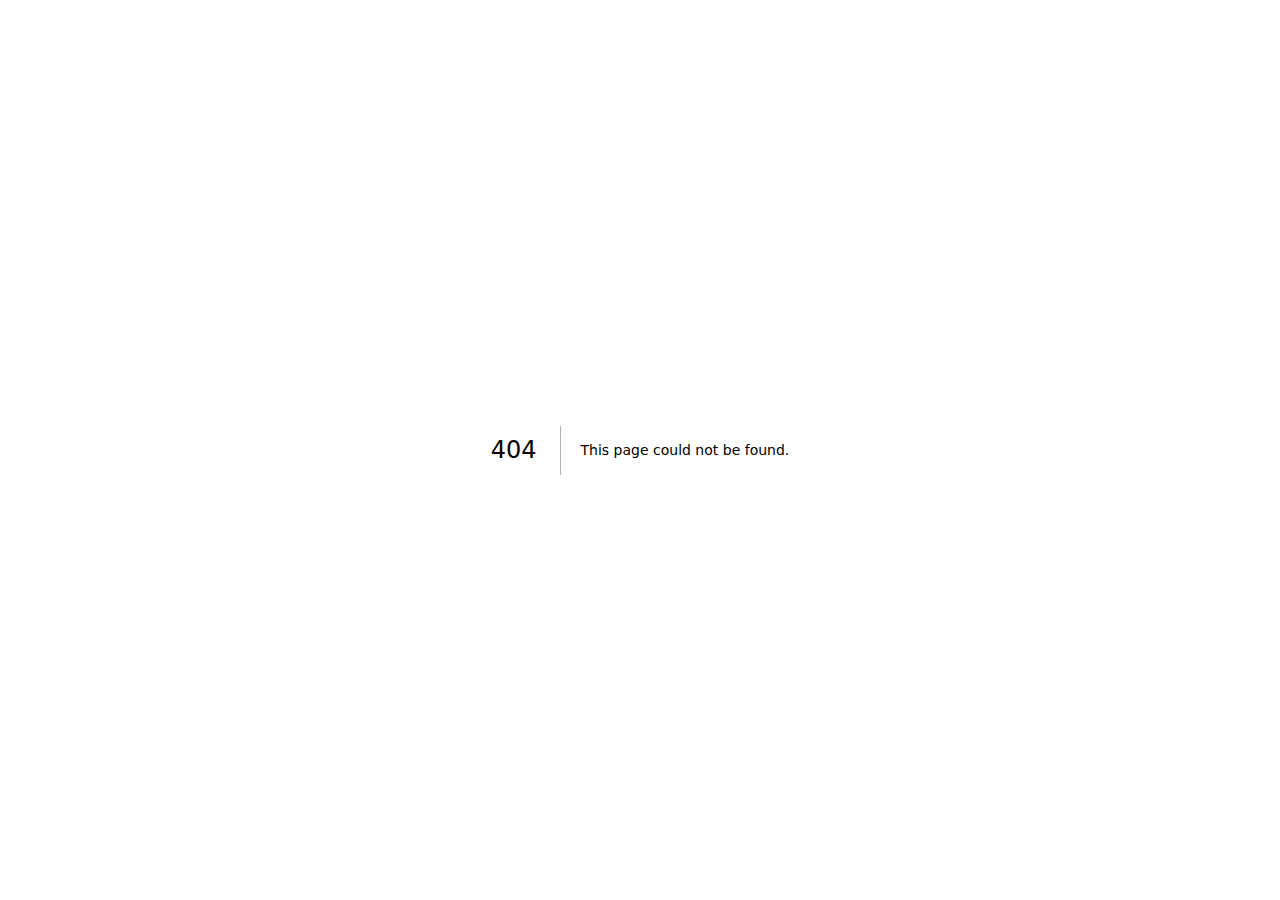
<file: 404/index.html>
<!DOCTYPE html><html lang="sl" class="__variable_5cfdac __variable_9a8899"><head><meta charSet="utf-8"/><meta name="viewport" content="width=device-width, initial-scale=1"/><link rel="preload" href="/_next/static/media/569ce4b8f30dc480-s.p.woff2" as="font" crossorigin="" type="font/woff2"/><link rel="preload" href="/_next/static/media/93f479601ee12b01-s.p.woff2" as="font" crossorigin="" type="font/woff2"/><link rel="stylesheet" href="/_next/static/css/b85c9fd22956f8d6.css" data-precedence="next"/><link rel="preload" as="script" fetchPriority="low" href="/_next/static/chunks/webpack-29ebadaebe2fcb3f.js"/><script src="/_next/static/chunks/4bd1b696-7b9071663a568a36.js" async=""></script><script src="/_next/static/chunks/684-33a6c65e6f6bcafe.js" async=""></script><script src="/_next/static/chunks/main-app-73e151447c07338f.js" async=""></script><script src="/_next/static/chunks/280-1fce346c5c3131fe.js" async=""></script><script src="/_next/static/chunks/app/layout-ed6f11b9d0862d67.js" async=""></script><meta name="robots" content="noindex"/><meta name="next-size-adjust" content=""/><title>404: This page could not be found.</title><title>Sakura BTC - Avtentična japonska restavracija v Sloveniji</title><meta name="description" content="Doživite avtentično japonsko kuhinjo v Sakura BTC. Rezervirajte mizo za okusne sushi, ramen in tradicionalne jedi v Ljubljani, Slovenija."/><script>document.querySelectorAll('body link[rel="icon"], body link[rel="apple-touch-icon"]').forEach(el => document.head.appendChild(el))</script><script src="/_next/static/chunks/polyfills-42372ed130431b0a.js" noModule=""></script></head><body class="antialiased"><div class="antialiased"><div style="font-family:system-ui,&quot;Segoe UI&quot;,Roboto,Helvetica,Arial,sans-serif,&quot;Apple Color Emoji&quot;,&quot;Segoe UI Emoji&quot;;height:100vh;text-align:center;display:flex;flex-direction:column;align-items:center;justify-content:center"><div><style>body{color:#000;background:#fff;margin:0}.next-error-h1{border-right:1px solid rgba(0,0,0,.3)}@media (prefers-color-scheme:dark){body{color:#fff;background:#000}.next-error-h1{border-right:1px solid rgba(255,255,255,.3)}}</style><h1 class="next-error-h1" style="display:inline-block;margin:0 20px 0 0;padding:0 23px 0 0;font-size:24px;font-weight:500;vertical-align:top;line-height:49px">404</h1><div style="display:inline-block"><h2 style="font-size:14px;font-weight:400;line-height:49px;margin:0">This page could not be found.</h2></div></div></div><!--$--><!--/$--><!--$--><!--/$--></div><script src="/_next/static/chunks/webpack-29ebadaebe2fcb3f.js" async=""></script><script>(self.__next_f=self.__next_f||[]).push([0])</script><script>self.__next_f.push([1,"1:\"$Sreact.fragment\"\n2:I[5476,[\"280\",\"static/chunks/280-1fce346c5c3131fe.js\",\"177\",\"static/chunks/app/layout-ed6f11b9d0862d67.js\"],\"default\"]\n3:I[7555,[],\"\"]\n4:I[1295,[],\"\"]\n5:I[9665,[],\"MetadataBoundary\"]\n7:I[9665,[],\"OutletBoundary\"]\na:I[4911,[],\"AsyncMetadataOutlet\"]\nc:I[9665,[],\"ViewportBoundary\"]\ne:I[6614,[],\"\"]\n:HL[\"/_next/static/media/569ce4b8f30dc480-s.p.woff2\",\"font\",{\"crossOrigin\":\"\",\"type\":\"font/woff2\"}]\n:HL[\"/_next/static/media/93f479601ee12b01-s.p.woff2\",\"font\",{\"crossOrigin\":\"\",\"type\":\"font/woff2\"}]\n:HL[\"/_next/static/css/b85c9fd22956f8d6.css\",\"style\"]\n"])</script><script>self.__next_f.push([1,"0:{\"P\":null,\"b\":\"yriZRATxk82c4bheGkZKW\",\"p\":\"\",\"c\":[\"\",\"_not-found\",\"\"],\"i\":false,\"f\":[[[\"\",{\"children\":[\"/_not-found\",{\"children\":[\"__PAGE__\",{}]}]},\"$undefined\",\"$undefined\",true],[\"\",[\"$\",\"$1\",\"c\",{\"children\":[[[\"$\",\"link\",\"0\",{\"rel\":\"stylesheet\",\"href\":\"/_next/static/css/b85c9fd22956f8d6.css\",\"precedence\":\"next\",\"crossOrigin\":\"$undefined\",\"nonce\":\"$undefined\"}]],[\"$\",\"html\",null,{\"lang\":\"sl\",\"className\":\"__variable_5cfdac __variable_9a8899\",\"children\":[\"$\",\"body\",null,{\"suppressHydrationWarning\":true,\"className\":\"antialiased\",\"children\":[\"$\",\"$L2\",null,{\"children\":[\"$\",\"$L3\",null,{\"parallelRouterKey\":\"children\",\"error\":\"$undefined\",\"errorStyles\":\"$undefined\",\"errorScripts\":\"$undefined\",\"template\":[\"$\",\"$L4\",null,{}],\"templateStyles\":\"$undefined\",\"templateScripts\":\"$undefined\",\"notFound\":[[[\"$\",\"title\",null,{\"children\":\"404: This page could not be found.\"}],[\"$\",\"div\",null,{\"style\":{\"fontFamily\":\"system-ui,\\\"Segoe UI\\\",Roboto,Helvetica,Arial,sans-serif,\\\"Apple Color Emoji\\\",\\\"Segoe UI Emoji\\\"\",\"height\":\"100vh\",\"textAlign\":\"center\",\"display\":\"flex\",\"flexDirection\":\"column\",\"alignItems\":\"center\",\"justifyContent\":\"center\"},\"children\":[\"$\",\"div\",null,{\"children\":[[\"$\",\"style\",null,{\"dangerouslySetInnerHTML\":{\"__html\":\"body{color:#000;background:#fff;margin:0}.next-error-h1{border-right:1px solid rgba(0,0,0,.3)}@media (prefers-color-scheme:dark){body{color:#fff;background:#000}.next-error-h1{border-right:1px solid rgba(255,255,255,.3)}}\"}}],[\"$\",\"h1\",null,{\"className\":\"next-error-h1\",\"style\":{\"display\":\"inline-block\",\"margin\":\"0 20px 0 0\",\"padding\":\"0 23px 0 0\",\"fontSize\":24,\"fontWeight\":500,\"verticalAlign\":\"top\",\"lineHeight\":\"49px\"},\"children\":404}],[\"$\",\"div\",null,{\"style\":{\"display\":\"inline-block\"},\"children\":[\"$\",\"h2\",null,{\"style\":{\"fontSize\":14,\"fontWeight\":400,\"lineHeight\":\"49px\",\"margin\":0},\"children\":\"This page could not be found.\"}]}]]}]}]],[]],\"forbidden\":\"$undefined\",\"unauthorized\":\"$undefined\"}]}]}]}]]}],{\"children\":[\"/_not-found\",[\"$\",\"$1\",\"c\",{\"children\":[null,[\"$\",\"$L3\",null,{\"parallelRouterKey\":\"children\",\"error\":\"$undefined\",\"errorStyles\":\"$undefined\",\"errorScripts\":\"$undefined\",\"template\":[\"$\",\"$L4\",null,{}],\"templateStyles\":\"$undefined\",\"templateScripts\":\"$undefined\",\"notFound\":\"$undefined\",\"forbidden\":\"$undefined\",\"unauthorized\":\"$undefined\"}]]}],{\"children\":[\"__PAGE__\",[\"$\",\"$1\",\"c\",{\"children\":[[[\"$\",\"title\",null,{\"children\":\"404: This page could not be found.\"}],[\"$\",\"div\",null,{\"style\":\"$0:f:0:1:1:props:children:1:props:children:props:children:props:children:props:notFound:0:1:props:style\",\"children\":[\"$\",\"div\",null,{\"children\":[[\"$\",\"style\",null,{\"dangerouslySetInnerHTML\":{\"__html\":\"body{color:#000;background:#fff;margin:0}.next-error-h1{border-right:1px solid rgba(0,0,0,.3)}@media (prefers-color-scheme:dark){body{color:#fff;background:#000}.next-error-h1{border-right:1px solid rgba(255,255,255,.3)}}\"}}],[\"$\",\"h1\",null,{\"className\":\"next-error-h1\",\"style\":\"$0:f:0:1:1:props:children:1:props:children:props:children:props:children:props:notFound:0:1:props:children:props:children:1:props:style\",\"children\":404}],[\"$\",\"div\",null,{\"style\":\"$0:f:0:1:1:props:children:1:props:children:props:children:props:children:props:notFound:0:1:props:children:props:children:2:props:style\",\"children\":[\"$\",\"h2\",null,{\"style\":\"$0:f:0:1:1:props:children:1:props:children:props:children:props:children:props:notFound:0:1:props:children:props:children:2:props:children:props:style\",\"children\":\"This page could not be found.\"}]}]]}]}]],[\"$\",\"$L5\",null,{\"children\":\"$L6\"}],null,[\"$\",\"$L7\",null,{\"children\":[\"$L8\",\"$L9\",[\"$\",\"$La\",null,{\"promise\":\"$@b\"}]]}]]}],{},null,false]},null,false]},null,false],[\"$\",\"$1\",\"h\",{\"children\":[[\"$\",\"meta\",null,{\"name\":\"robots\",\"content\":\"noindex\"}],[\"$\",\"$1\",\"28bXuNQ57bGUKt0X7zxK0\",{\"children\":[[\"$\",\"$Lc\",null,{\"children\":\"$Ld\"}],[\"$\",\"meta\",null,{\"name\":\"next-size-adjust\",\"content\":\"\"}]]}],null]}],false]],\"m\":\"$undefined\",\"G\":[\"$e\",\"$undefined\"],\"s\":false,\"S\":true}\n"])</script><script>self.__next_f.push([1,"f:\"$Sreact.suspense\"\n10:I[4911,[],\"AsyncMetadata\"]\n6:[\"$\",\"$f\",null,{\"fallback\":null,\"children\":[\"$\",\"$L10\",null,{\"promise\":\"$@11\"}]}]\n"])</script><script>self.__next_f.push([1,"9:null\n"])</script><script>self.__next_f.push([1,"d:[[\"$\",\"meta\",\"0\",{\"charSet\":\"utf-8\"}],[\"$\",\"meta\",\"1\",{\"name\":\"viewport\",\"content\":\"width=device-width, initial-scale=1\"}]]\n8:null\n"])</script><script>self.__next_f.push([1,"11:{\"metadata\":[[\"$\",\"title\",\"0\",{\"children\":\"Sakura BTC - Avtentična japonska restavracija v Sloveniji\"}],[\"$\",\"meta\",\"1\",{\"name\":\"description\",\"content\":\"Doživite avtentično japonsko kuhinjo v Sakura BTC. Rezervirajte mizo za okusne sushi, ramen in tradicionalne jedi v Ljubljani, Slovenija.\"}]],\"error\":null,\"digest\":\"$undefined\"}\nb:{\"metadata\":\"$11:metadata\",\"error\":null,\"digest\":\"$undefined\"}\n"])</script></body></html>
</file>
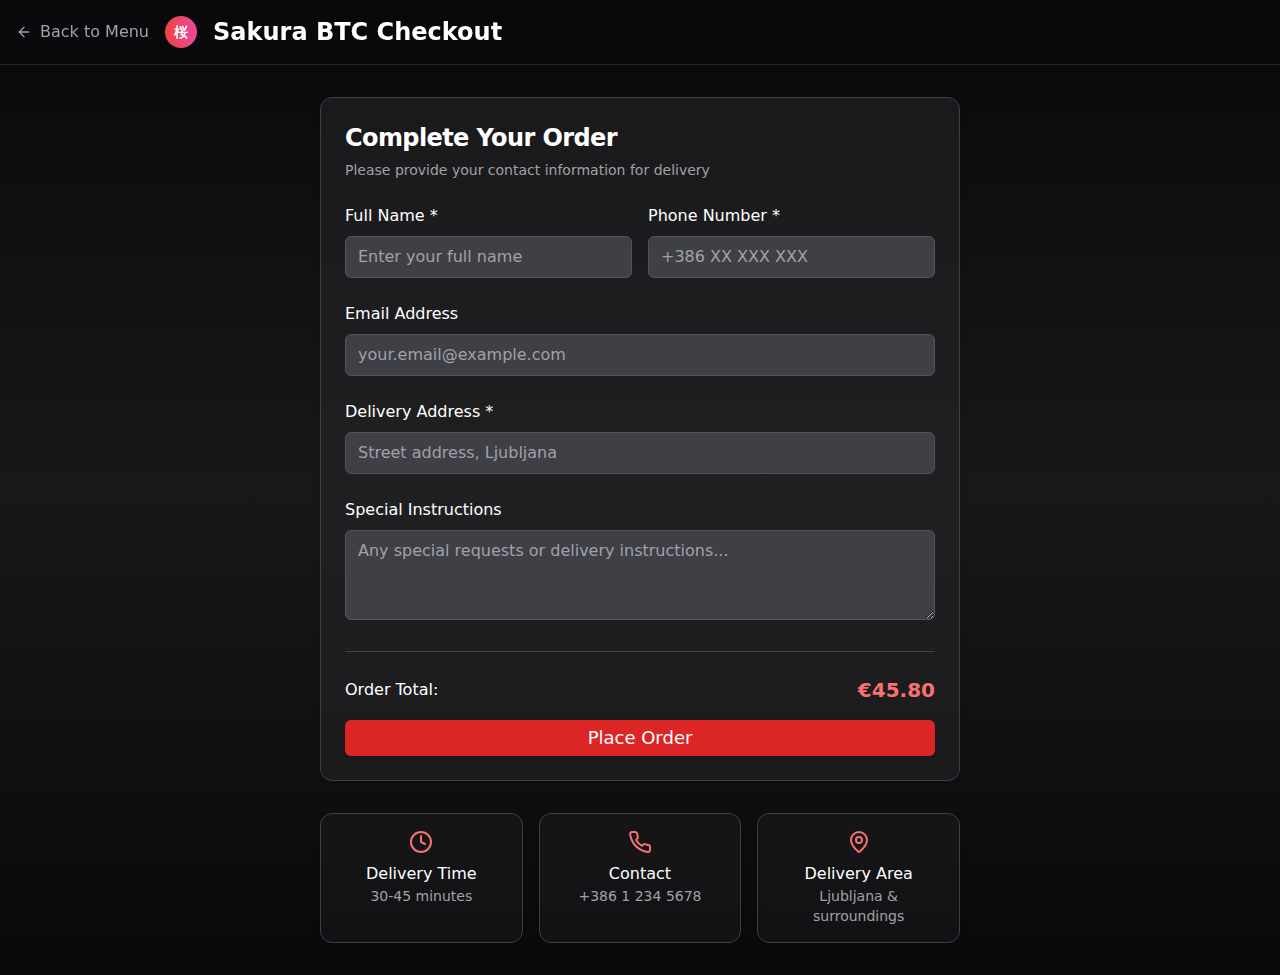
<file: checkout/index.html>
<!DOCTYPE html><html lang="sl" class="__variable_5cfdac __variable_9a8899"><head><meta charSet="utf-8"/><meta name="viewport" content="width=device-width, initial-scale=1"/><link rel="preload" href="/_next/static/media/569ce4b8f30dc480-s.p.woff2" as="font" crossorigin="" type="font/woff2"/><link rel="preload" href="/_next/static/media/93f479601ee12b01-s.p.woff2" as="font" crossorigin="" type="font/woff2"/><link rel="stylesheet" href="/_next/static/css/b85c9fd22956f8d6.css" data-precedence="next"/><link rel="preload" as="script" fetchPriority="low" href="/_next/static/chunks/webpack-29ebadaebe2fcb3f.js"/><script src="/_next/static/chunks/4bd1b696-7b9071663a568a36.js" async=""></script><script src="/_next/static/chunks/684-33a6c65e6f6bcafe.js" async=""></script><script src="/_next/static/chunks/main-app-73e151447c07338f.js" async=""></script><script src="/_next/static/chunks/280-1fce346c5c3131fe.js" async=""></script><script src="/_next/static/chunks/app/layout-ed6f11b9d0862d67.js" async=""></script><script src="/_next/static/chunks/874-5d82fb8b47a7432e.js" async=""></script><script src="/_next/static/chunks/578-e6570a652847c050.js" async=""></script><script src="/_next/static/chunks/app/checkout/page-7fa261e82c2e861e.js" async=""></script><meta name="next-size-adjust" content=""/><title>Sakura BTC - Avtentična japonska restavracija v Sloveniji</title><meta name="description" content="Doživite avtentično japonsko kuhinjo v Sakura BTC. Rezervirajte mizo za okusne sushi, ramen in tradicionalne jedi v Ljubljani, Slovenija."/><script>document.querySelectorAll('body link[rel="icon"], body link[rel="apple-touch-icon"]').forEach(el => document.head.appendChild(el))</script><script src="/_next/static/chunks/polyfills-42372ed130431b0a.js" noModule=""></script></head><body class="antialiased"><div class="antialiased"><div class="min-h-screen bg-gradient-to-b from-zinc-950 via-zinc-900 to-zinc-950"><header class="border-b border-zinc-800 bg-zinc-950/80 backdrop-blur-sm sticky top-0 z-50"><div class="container mx-auto px-4 py-4 flex items-center justify-between"><div class="flex items-center space-x-4"><a class="flex items-center space-x-2 text-zinc-400 hover:text-white transition-colors" href="/menu/"><svg xmlns="http://www.w3.org/2000/svg" width="24" height="24" viewBox="0 0 24 24" fill="none" stroke="currentColor" stroke-width="2" stroke-linecap="round" stroke-linejoin="round" class="lucide lucide-arrow-left w-4 h-4"><path d="m12 19-7-7 7-7"></path><path d="M19 12H5"></path></svg><span>Back to Menu</span></a><div class="w-8 h-8 bg-gradient-to-r from-red-500 to-pink-500 rounded-full flex items-center justify-center"><span class="text-white font-bold text-sm">桜</span></div><h1 class="text-2xl font-bold text-white">Sakura BTC Checkout</h1></div></div></header><div class="container mx-auto px-4 py-8 max-w-2xl"><div class="rounded-xl border text-card-foreground shadow bg-zinc-800/50 border-zinc-700"><div class="flex flex-col space-y-1.5 p-6"><div class="font-semibold tracking-tight text-white text-2xl">Complete Your Order</div><div class="text-sm text-zinc-400">Please provide your contact information for delivery</div></div><div class="p-6 pt-0"><form class="space-y-6"><div class="grid md:grid-cols-2 gap-4"><div><label class="block text-white font-medium mb-2">Full Name *</label><input type="text" required="" class="w-full px-3 py-2 bg-zinc-700 border border-zinc-600 rounded-md text-white placeholder-zinc-400 focus:outline-none focus:ring-2 focus:ring-red-500 focus:border-transparent" placeholder="Enter your full name" name="name" value=""/></div><div><label class="block text-white font-medium mb-2">Phone Number *</label><input type="tel" required="" class="w-full px-3 py-2 bg-zinc-700 border border-zinc-600 rounded-md text-white placeholder-zinc-400 focus:outline-none focus:ring-2 focus:ring-red-500 focus:border-transparent" placeholder="+386 XX XXX XXX" name="phone" value=""/></div></div><div><label class="block text-white font-medium mb-2">Email Address</label><input type="email" class="w-full px-3 py-2 bg-zinc-700 border border-zinc-600 rounded-md text-white placeholder-zinc-400 focus:outline-none focus:ring-2 focus:ring-red-500 focus:border-transparent" placeholder="your.email@example.com" name="email" value=""/></div><div><label class="block text-white font-medium mb-2">Delivery Address *</label><input type="text" required="" class="w-full px-3 py-2 bg-zinc-700 border border-zinc-600 rounded-md text-white placeholder-zinc-400 focus:outline-none focus:ring-2 focus:ring-red-500 focus:border-transparent" placeholder="Street address, Ljubljana" name="address" value=""/></div><div><label class="block text-white font-medium mb-2">Special Instructions</label><textarea name="notes" rows="3" class="w-full px-3 py-2 bg-zinc-700 border border-zinc-600 rounded-md text-white placeholder-zinc-400 focus:outline-none focus:ring-2 focus:ring-red-500 focus:border-transparent" placeholder="Any special requests or delivery instructions..."></textarea></div><div class="border-t border-zinc-700 pt-6"><div class="flex justify-between items-center mb-4"><span class="text-white font-medium">Order Total:</span><span class="text-red-400 font-bold text-xl">€45.80</span></div><button class="inline-flex items-center justify-center gap-2 whitespace-nowrap rounded-md transition-colors focus-visible:outline-none focus-visible:ring-1 focus-visible:ring-ring disabled:pointer-events-none disabled:opacity-50 [&amp;_svg]:pointer-events-none [&amp;_svg]:size-4 [&amp;_svg]:shrink-0 shadow h-9 px-4 w-full bg-red-600 hover:bg-red-700 text-white font-medium py-3 text-lg" type="submit">Place Order</button></div></form></div></div><div class="mt-8 grid md:grid-cols-3 gap-4"><div class="rounded-xl border text-card-foreground shadow bg-zinc-800/30 border-zinc-700"><div class="p-4 text-center"><svg xmlns="http://www.w3.org/2000/svg" width="24" height="24" viewBox="0 0 24 24" fill="none" stroke="currentColor" stroke-width="2" stroke-linecap="round" stroke-linejoin="round" class="lucide lucide-clock w-6 h-6 text-red-400 mx-auto mb-2"><circle cx="12" cy="12" r="10"></circle><polyline points="12 6 12 12 16 14"></polyline></svg><p class="text-white font-medium">Delivery Time</p><p class="text-zinc-400 text-sm">30-45 minutes</p></div></div><div class="rounded-xl border text-card-foreground shadow bg-zinc-800/30 border-zinc-700"><div class="p-4 text-center"><svg xmlns="http://www.w3.org/2000/svg" width="24" height="24" viewBox="0 0 24 24" fill="none" stroke="currentColor" stroke-width="2" stroke-linecap="round" stroke-linejoin="round" class="lucide lucide-phone w-6 h-6 text-red-400 mx-auto mb-2"><path d="M22 16.92v3a2 2 0 0 1-2.18 2 19.79 19.79 0 0 1-8.63-3.07 19.5 19.5 0 0 1-6-6 19.79 19.79 0 0 1-3.07-8.67A2 2 0 0 1 4.11 2h3a2 2 0 0 1 2 1.72 12.84 12.84 0 0 0 .7 2.81 2 2 0 0 1-.45 2.11L8.09 9.91a16 16 0 0 0 6 6l1.27-1.27a2 2 0 0 1 2.11-.45 12.84 12.84 0 0 0 2.81.7A2 2 0 0 1 22 16.92z"></path></svg><p class="text-white font-medium">Contact</p><p class="text-zinc-400 text-sm">+386 1 234 5678</p></div></div><div class="rounded-xl border text-card-foreground shadow bg-zinc-800/30 border-zinc-700"><div class="p-4 text-center"><svg xmlns="http://www.w3.org/2000/svg" width="24" height="24" viewBox="0 0 24 24" fill="none" stroke="currentColor" stroke-width="2" stroke-linecap="round" stroke-linejoin="round" class="lucide lucide-map-pin w-6 h-6 text-red-400 mx-auto mb-2"><path d="M20 10c0 4.993-5.539 10.193-7.399 11.799a1 1 0 0 1-1.202 0C9.539 20.193 4 14.993 4 10a8 8 0 0 1 16 0"></path><circle cx="12" cy="10" r="3"></circle></svg><p class="text-white font-medium">Delivery Area</p><p class="text-zinc-400 text-sm">Ljubljana &amp; surroundings</p></div></div></div></div></div><!--$--><!--/$--><!--$--><!--/$--></div><script src="/_next/static/chunks/webpack-29ebadaebe2fcb3f.js" async=""></script><script>(self.__next_f=self.__next_f||[]).push([0])</script><script>self.__next_f.push([1,"1:\"$Sreact.fragment\"\n2:I[5476,[\"280\",\"static/chunks/280-1fce346c5c3131fe.js\",\"177\",\"static/chunks/app/layout-ed6f11b9d0862d67.js\"],\"default\"]\n3:I[7555,[],\"\"]\n4:I[1295,[],\"\"]\n5:I[894,[],\"ClientPageRoot\"]\n6:I[8359,[\"874\",\"static/chunks/874-5d82fb8b47a7432e.js\",\"280\",\"static/chunks/280-1fce346c5c3131fe.js\",\"578\",\"static/chunks/578-e6570a652847c050.js\",\"279\",\"static/chunks/app/checkout/page-7fa261e82c2e861e.js\"],\"default\"]\n9:I[9665,[],\"MetadataBoundary\"]\nb:I[9665,[],\"OutletBoundary\"]\ne:I[4911,[],\"AsyncMetadataOutlet\"]\n10:I[9665,[],\"ViewportBoundary\"]\n12:I[6614,[],\"\"]\n:HL[\"/_next/static/media/569ce4b8f30dc480-s.p.woff2\",\"font\",{\"crossOrigin\":\"\",\"type\":\"font/woff2\"}]\n:HL[\"/_next/static/media/93f479601ee12b01-s.p.woff2\",\"font\",{\"crossOrigin\":\"\",\"type\":\"font/woff2\"}]\n:HL[\"/_next/static/css/b85c9fd22956f8d6.css\",\"style\"]\n"])</script><script>self.__next_f.push([1,"0:{\"P\":null,\"b\":\"yriZRATxk82c4bheGkZKW\",\"p\":\"\",\"c\":[\"\",\"checkout\",\"\"],\"i\":false,\"f\":[[[\"\",{\"children\":[\"checkout\",{\"children\":[\"__PAGE__\",{}]}]},\"$undefined\",\"$undefined\",true],[\"\",[\"$\",\"$1\",\"c\",{\"children\":[[[\"$\",\"link\",\"0\",{\"rel\":\"stylesheet\",\"href\":\"/_next/static/css/b85c9fd22956f8d6.css\",\"precedence\":\"next\",\"crossOrigin\":\"$undefined\",\"nonce\":\"$undefined\"}]],[\"$\",\"html\",null,{\"lang\":\"sl\",\"className\":\"__variable_5cfdac __variable_9a8899\",\"children\":[\"$\",\"body\",null,{\"suppressHydrationWarning\":true,\"className\":\"antialiased\",\"children\":[\"$\",\"$L2\",null,{\"children\":[\"$\",\"$L3\",null,{\"parallelRouterKey\":\"children\",\"error\":\"$undefined\",\"errorStyles\":\"$undefined\",\"errorScripts\":\"$undefined\",\"template\":[\"$\",\"$L4\",null,{}],\"templateStyles\":\"$undefined\",\"templateScripts\":\"$undefined\",\"notFound\":[[[\"$\",\"title\",null,{\"children\":\"404: This page could not be found.\"}],[\"$\",\"div\",null,{\"style\":{\"fontFamily\":\"system-ui,\\\"Segoe UI\\\",Roboto,Helvetica,Arial,sans-serif,\\\"Apple Color Emoji\\\",\\\"Segoe UI Emoji\\\"\",\"height\":\"100vh\",\"textAlign\":\"center\",\"display\":\"flex\",\"flexDirection\":\"column\",\"alignItems\":\"center\",\"justifyContent\":\"center\"},\"children\":[\"$\",\"div\",null,{\"children\":[[\"$\",\"style\",null,{\"dangerouslySetInnerHTML\":{\"__html\":\"body{color:#000;background:#fff;margin:0}.next-error-h1{border-right:1px solid rgba(0,0,0,.3)}@media (prefers-color-scheme:dark){body{color:#fff;background:#000}.next-error-h1{border-right:1px solid rgba(255,255,255,.3)}}\"}}],[\"$\",\"h1\",null,{\"className\":\"next-error-h1\",\"style\":{\"display\":\"inline-block\",\"margin\":\"0 20px 0 0\",\"padding\":\"0 23px 0 0\",\"fontSize\":24,\"fontWeight\":500,\"verticalAlign\":\"top\",\"lineHeight\":\"49px\"},\"children\":404}],[\"$\",\"div\",null,{\"style\":{\"display\":\"inline-block\"},\"children\":[\"$\",\"h2\",null,{\"style\":{\"fontSize\":14,\"fontWeight\":400,\"lineHeight\":\"49px\",\"margin\":0},\"children\":\"This page could not be found.\"}]}]]}]}]],[]],\"forbidden\":\"$undefined\",\"unauthorized\":\"$undefined\"}]}]}]}]]}],{\"children\":[\"checkout\",[\"$\",\"$1\",\"c\",{\"children\":[null,[\"$\",\"$L3\",null,{\"parallelRouterKey\":\"children\",\"error\":\"$undefined\",\"errorStyles\":\"$undefined\",\"errorScripts\":\"$undefined\",\"template\":[\"$\",\"$L4\",null,{}],\"templateStyles\":\"$undefined\",\"templateScripts\":\"$undefined\",\"notFound\":\"$undefined\",\"forbidden\":\"$undefined\",\"unauthorized\":\"$undefined\"}]]}],{\"children\":[\"__PAGE__\",[\"$\",\"$1\",\"c\",{\"children\":[[\"$\",\"$L5\",null,{\"Component\":\"$6\",\"searchParams\":{},\"params\":{},\"promises\":[\"$@7\",\"$@8\"]}],[\"$\",\"$L9\",null,{\"children\":\"$La\"}],null,[\"$\",\"$Lb\",null,{\"children\":[\"$Lc\",\"$Ld\",[\"$\",\"$Le\",null,{\"promise\":\"$@f\"}]]}]]}],{},null,false]},null,false]},null,false],[\"$\",\"$1\",\"h\",{\"children\":[null,[\"$\",\"$1\",\"_vdPukjx_Fbq1MLXjyU3T\",{\"children\":[[\"$\",\"$L10\",null,{\"children\":\"$L11\"}],[\"$\",\"meta\",null,{\"name\":\"next-size-adjust\",\"content\":\"\"}]]}],null]}],false]],\"m\":\"$undefined\",\"G\":[\"$12\",\"$undefined\"],\"s\":false,\"S\":true}\n"])</script><script>self.__next_f.push([1,"13:\"$Sreact.suspense\"\n14:I[4911,[],\"AsyncMetadata\"]\n7:{}\n8:{}\na:[\"$\",\"$13\",null,{\"fallback\":null,\"children\":[\"$\",\"$L14\",null,{\"promise\":\"$@15\"}]}]\n"])</script><script>self.__next_f.push([1,"d:null\n"])</script><script>self.__next_f.push([1,"11:[[\"$\",\"meta\",\"0\",{\"charSet\":\"utf-8\"}],[\"$\",\"meta\",\"1\",{\"name\":\"viewport\",\"content\":\"width=device-width, initial-scale=1\"}]]\nc:null\n"])</script><script>self.__next_f.push([1,"15:{\"metadata\":[[\"$\",\"title\",\"0\",{\"children\":\"Sakura BTC - Avtentična japonska restavracija v Sloveniji\"}],[\"$\",\"meta\",\"1\",{\"name\":\"description\",\"content\":\"Doživite avtentično japonsko kuhinjo v Sakura BTC. Rezervirajte mizo za okusne sushi, ramen in tradicionalne jedi v Ljubljani, Slovenija.\"}]],\"error\":null,\"digest\":\"$undefined\"}\nf:{\"metadata\":\"$15:metadata\",\"error\":null,\"digest\":\"$undefined\"}\n"])</script></body></html>
</file>
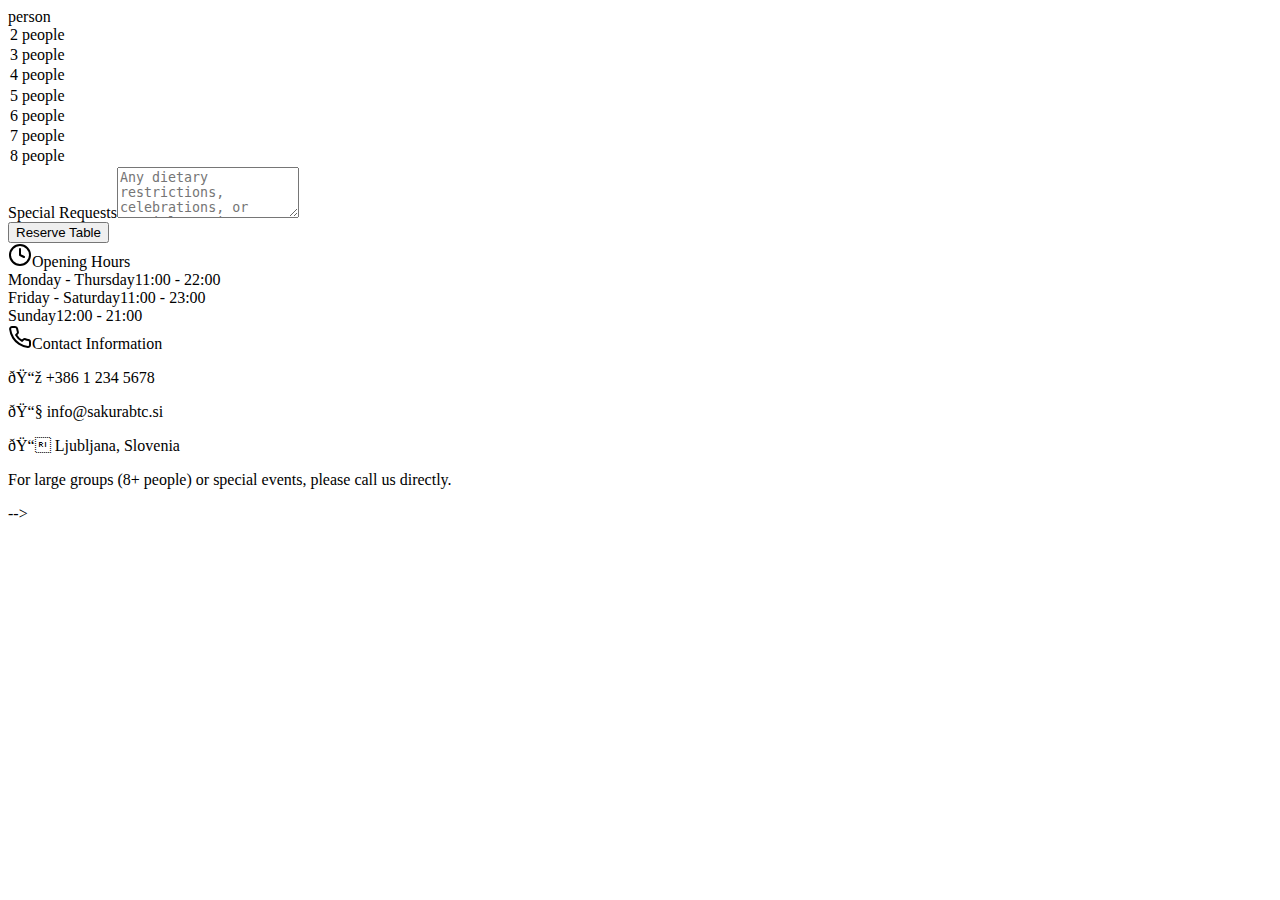
<file: reservations/index.html>
<!--<!DOCTYPE html><html lang="sl" class="__variable_5cfdac __variable_9a8899"><head><meta charSet="utf-8"/><meta name="viewport" content="width=device-width, initial-scale=1"/><link rel="preload" href="/_next/static/media/569ce4b8f30dc480-s.p.woff2" as="font" crossorigin="" type="font/woff2"/><link rel="preload" href="/_next/static/media/93f479601ee12b01-s.p.woff2" as="font" crossorigin="" type="font/woff2"/><link rel="stylesheet" href="/_next/static/css/b85c9fd22956f8d6.css" data-precedence="next"/><link rel="preload" as="script" fetchPriority="low" href="/_next/static/chunks/webpack-29ebadaebe2fcb3f.js"/><script src="/_next/static/chunks/4bd1b696-7b9071663a568a36.js" async=""></script><script src="/_next/static/chunks/684-33a6c65e6f6bcafe.js" async=""></script><script src="/_next/static/chunks/main-app-73e151447c07338f.js" async=""></script><script src="/_next/static/chunks/280-1fce346c5c3131fe.js" async=""></script><script src="/_next/static/chunks/app/layout-ed6f11b9d0862d67.js" async=""></script><script src="/_next/static/chunks/874-5d82fb8b47a7432e.js" async=""></script><script src="/_next/static/chunks/578-e6570a652847c050.js" async=""></script><script src="/_next/static/chunks/app/reservations/page-6c8434656c8b864b.js" async=""></script><meta name="next-size-adjust" content=""/><title>Sakura BTC - Avtentična japonska restavracija v Sloveniji</title><meta name="description" content="Doživite avtentično japonsko kuhinjo v Sakura BTC. Rezervirajte mizo za okusne sushi, ramen in tradicionalne jedi v Ljubljani, Slovenija."/><script>document.querySelectorAll('body link[rel="icon"], body link[rel="apple-touch-icon"]').forEach(el => document.head.appendChild(el))</script><script src="/_next/static/chunks/polyfills-42372ed130431b0a.js" noModule=""></script></head><body class="antialiased"><div class="antialiased"><div class="min-h-screen bg-gradient-to-b from-zinc-950 via-zinc-900 to-zinc-950"><header class="border-b border-zinc-800 bg-zinc-950/80 backdrop-blur-sm sticky top-0 z-50"><div class="container mx-auto px-4 py-4 flex items-center justify-between"><div class="flex items-center space-x-4"><a class="flex items-center space-x-2 text-zinc-400 hover:text-white transition-colors" href="/"><svg xmlns="http://www.w3.org/2000/svg" width="24" height="24" viewBox="0 0 24 24" fill="none" stroke="currentColor" stroke-width="2" stroke-linecap="round" stroke-linejoin="round" class="lucide lucide-arrow-left w-4 h-4"><path d="m12 19-7-7 7-7"></path><path d="M19 12H5"></path></svg><span>Nazaj</span></a><div class="w-8 h-8 bg-gradient-to-r from-red-500 to-pink-500 rounded-full flex items-center justify-center"><span class="text-white font-bold text-sm">桜</span></div><h1 class="text-2xl font-bold text-white">Rezervacija miz</h1></div></div></header><div class="container mx-auto px-4 py-8 max-w-2xl"><div class="text-center mb-8"><div class="inline-flex items-center rounded-md border px-2.5 py-0.5 text-xs font-semibold transition-colors focus:outline-none focus:ring-2 focus:ring-ring focus:ring-offset-2 border-red-500 text-red-400 mb-4">Reserve Your Table</div><h2 class="text-3xl font-bold text-white mb-4">Book Your Experience at Sakura BTC</h2><p class="text-zinc-400 max-w-lg mx-auto">Reserve a table in our authentic Japanese bistro and enjoy a memorable dining experience in the heart of Ljubljana.</p></div><div class="rounded-xl border text-card-foreground shadow bg-zinc-800/50 border-zinc-700"><div class="flex flex-col space-y-1.5 p-6"><div class="font-semibold tracking-tight text-white text-2xl">Make a Reservation</div><div class="text-sm text-zinc-400">Choose your preferred date, time, and party size</div></div><div class="p-6 pt-0"><form class="space-y-6"><div class="grid md:grid-cols-2 gap-4"><div><label class="block text-white font-medium mb-2">Full Name *</label><input type="text" required="" class="w-full px-3 py-2 bg-zinc-700 border border-zinc-600 rounded-md text-white placeholder-zinc-400 focus:outline-none focus:ring-2 focus:ring-red-500 focus:border-transparent" placeholder="Enter your full name" name="name" value=""/></div><div><label class="block text-white font-medium mb-2">Phone Number *</label><input type="tel" required="" class="w-full px-3 py-2 bg-zinc-700 border border-zinc-600 rounded-md text-white placeholder-zinc-400 focus:outline-none focus:ring-2 focus:ring-red-500 focus:border-transparent" placeholder="+386 XX XXX XXX" name="phone" value=""/></div></div><div><label class="block text-white font-medium mb-2">Email Address</label><input type="email" class="w-full px-3 py-2 bg-zinc-700 border border-zinc-600 rounded-md text-white placeholder-zinc-400 focus:outline-none focus:ring-2 focus:ring-red-500 focus:border-transparent" placeholder="your.email@example.com" name="email" value=""/></div><div class="grid md:grid-cols-3 gap-4"><div><label class="block text-white font-medium mb-2"><svg xmlns="http://www.w3.org/2000/svg" width="24" height="24" viewBox="0 0 24 24" fill="none" stroke="currentColor" stroke-width="2" stroke-linecap="round" stroke-linejoin="round" class="lucide lucide-calendar w-4 h-4 inline mr-2"><path d="M8 2v4"></path><path d="M16 2v4"></path><rect width="18" height="18" x="3" y="4" rx="2"></rect><path d="M3 10h18"></path></svg>Date *</label><input type="date" required="" min="2025-06-20" class="w-full px-3 py-2 bg-zinc-700 border border-zinc-600 rounded-md text-white focus:outline-none focus:ring-2 focus:ring-red-500 focus:border-transparent" name="date" value=""/></div><div><label class="block text-white font-medium mb-2"><svg xmlns="http://www.w3.org/2000/svg" width="24" height="24" viewBox="0 0 24 24" fill="none" stroke="currentColor" stroke-width="2" stroke-linecap="round" stroke-linejoin="round" class="lucide lucide-clock w-4 h-4 inline mr-2"><circle cx="12" cy="12" r="10"></circle><polyline points="12 6 12 12 16 14"></polyline></svg>Time *</label><select name="time" required="" class="w-full px-3 py-2 bg-zinc-700 border border-zinc-600 rounded-md text-white focus:outline-none focus:ring-2 focus:ring-red-500 focus:border-transparent"><option value="" selected="">Select time</option><option value="11:00">11:00</option><option value="11:30">11:30</option><option value="12:00">12:00</option><option value="12:30">12:30</option><option value="13:00">13:00</option><option value="13:30">13:30</option><option value="14:00">14:00</option><option value="14:30">14:30</option><option value="17:00">17:00</option><option value="17:30">17:30</option><option value="18:00">18:00</option><option value="18:30">18:30</option><option value="19:00">19:00</option><option value="19:30">19:30</option><option value="20:00">20:00</option><option value="20:30">20:30</option><option value="21:00">21:00</option></select></div><div><label class="block text-white font-medium mb-2"><svg xmlns="http://www.w3.org/2000/svg" width="24" height="24" viewBox="0 0 24 24" fill="none" stroke="currentColor" stroke-width="2" stroke-linecap="round" stroke-linejoin="round" class="lucide lucide-users w-4 h-4 inline mr-2"><path d="M16 21v-2a4 4 0 0 0-4-4H6a4 4 0 0 0-4 4v2"></path><circle cx="9" cy="7" r="4"></circle><path d="M22 21v-2a4 4 0 0 0-3-3.87"></path><path d="M16 3.13a4 4 0 0 1 0 7.75"></path></svg>Guests *</label><select name="guests" required="" class="w-full px-3 py-2 bg-zinc-700 border border-zinc-600 rounded-md text-white focus:outline-none focus:ring-2 focus:ring-red-500 focus:border-transparent"><option value="1">1<!-- --> <!-- -->person</option><option value="2" selected="">2<!-- --> <!-- -->people</option><option value="3">3<!-- --> <!-- -->people</option><option value="4">4<!-- --> <!-- -->people</option><option value="5">5<!-- --> <!-- -->people</option><option value="6">6<!-- --> <!-- -->people</option><option value="7">7<!-- --> <!-- -->people</option><option value="8">8<!-- --> <!-- -->people</option></select></div></div><div><label class="block text-white font-medium mb-2">Special Requests</label><textarea name="requests" rows="3" class="w-full px-3 py-2 bg-zinc-700 border border-zinc-600 rounded-md text-white placeholder-zinc-400 focus:outline-none focus:ring-2 focus:ring-red-500 focus:border-transparent" placeholder="Any dietary restrictions, celebrations, or special seating requests..."></textarea></div><div class="border-t border-zinc-700 pt-6"><button class="inline-flex items-center justify-center gap-2 whitespace-nowrap rounded-md transition-colors focus-visible:outline-none focus-visible:ring-1 focus-visible:ring-ring disabled:pointer-events-none disabled:opacity-50 [&amp;_svg]:pointer-events-none [&amp;_svg]:size-4 [&amp;_svg]:shrink-0 shadow h-9 px-4 w-full bg-red-600 hover:bg-red-700 text-white font-medium py-3 text-lg" type="submit">Reserve Table</button></div></form></div></div><div class="mt-8 grid md:grid-cols-2 gap-6"><div class="rounded-xl border text-card-foreground shadow bg-zinc-800/30 border-zinc-700"><div class="flex flex-col space-y-1.5 p-6"><div class="font-semibold leading-none tracking-tight text-white flex items-center"><svg xmlns="http://www.w3.org/2000/svg" width="24" height="24" viewBox="0 0 24 24" fill="none" stroke="currentColor" stroke-width="2" stroke-linecap="round" stroke-linejoin="round" class="lucide lucide-clock w-5 h-5 mr-2 text-red-400"><circle cx="12" cy="12" r="10"></circle><polyline points="12 6 12 12 16 14"></polyline></svg>Opening Hours</div></div><div class="p-6 pt-0"><div class="space-y-2 text-zinc-300"><div class="flex justify-between"><span>Monday - Thursday</span><span>11:00 - 22:00</span></div><div class="flex justify-between"><span>Friday - Saturday</span><span>11:00 - 23:00</span></div><div class="flex justify-between"><span>Sunday</span><span>12:00 - 21:00</span></div></div></div></div><div class="rounded-xl border text-card-foreground shadow bg-zinc-800/30 border-zinc-700"><div class="flex flex-col space-y-1.5 p-6"><div class="font-semibold leading-none tracking-tight text-white flex items-center"><svg xmlns="http://www.w3.org/2000/svg" width="24" height="24" viewBox="0 0 24 24" fill="none" stroke="currentColor" stroke-width="2" stroke-linecap="round" stroke-linejoin="round" class="lucide lucide-phone w-5 h-5 mr-2 text-red-400"><path d="M22 16.92v3a2 2 0 0 1-2.18 2 19.79 19.79 0 0 1-8.63-3.07 19.5 19.5 0 0 1-6-6 19.79 19.79 0 0 1-3.07-8.67A2 2 0 0 1 4.11 2h3a2 2 0 0 1 2 1.72 12.84 12.84 0 0 0 .7 2.81 2 2 0 0 1-.45 2.11L8.09 9.91a16 16 0 0 0 6 6l1.27-1.27a2 2 0 0 1 2.11-.45 12.84 12.84 0 0 0 2.81.7A2 2 0 0 1 22 16.92z"></path></svg>Contact Information</div></div><div class="p-6 pt-0"><div class="space-y-2 text-zinc-300"><p>📞 +386 1 234 5678</p><p>📧 info@sakurabtc.si</p><p>📍 Ljubljana, Slovenia</p><p class="text-sm text-zinc-400 mt-3">For large groups (8+ people) or special events, please call us directly.</p></div></div></div></div></div></div><!--$--><!--/$--><!--$--><!--/$--></div><script src="/_next/static/chunks/webpack-29ebadaebe2fcb3f.js" async=""></script><script>(self.__next_f=self.__next_f||[]).push([0])</script><script>self.__next_f.push([1,"1:\"$Sreact.fragment\"\n2:I[5476,[\"280\",\"static/chunks/280-1fce346c5c3131fe.js\",\"177\",\"static/chunks/app/layout-ed6f11b9d0862d67.js\"],\"default\"]\n3:I[7555,[],\"\"]\n4:I[1295,[],\"\"]\n5:I[894,[],\"ClientPageRoot\"]\n6:I[1055,[\"874\",\"static/chunks/874-5d82fb8b47a7432e.js\",\"280\",\"static/chunks/280-1fce346c5c3131fe.js\",\"578\",\"static/chunks/578-e6570a652847c050.js\",\"796\",\"static/chunks/app/reservations/page-6c8434656c8b864b.js\"],\"default\"]\n9:I[9665,[],\"MetadataBoundary\"]\nb:I[9665,[],\"OutletBoundary\"]\ne:I[4911,[],\"AsyncMetadataOutlet\"]\n10:I[9665,[],\"ViewportBoundary\"]\n12:I[6614,[],\"\"]\n:HL[\"/_next/static/media/569ce4b8f30dc480-s.p.woff2\",\"font\",{\"crossOrigin\":\"\",\"type\":\"font/woff2\"}]\n:HL[\"/_next/static/media/93f479601ee12b01-s.p.woff2\",\"font\",{\"crossOrigin\":\"\",\"type\":\"font/woff2\"}]\n:HL[\"/_next/static/css/b85c9fd22956f8d6.css\",\"style\"]\n"])</script><script>self.__next_f.push([1,"0:{\"P\":null,\"b\":\"yriZRATxk82c4bheGkZKW\",\"p\":\"\",\"c\":[\"\",\"reservations\",\"\"],\"i\":false,\"f\":[[[\"\",{\"children\":[\"reservations\",{\"children\":[\"__PAGE__\",{}]}]},\"$undefined\",\"$undefined\",true],[\"\",[\"$\",\"$1\",\"c\",{\"children\":[[[\"$\",\"link\",\"0\",{\"rel\":\"stylesheet\",\"href\":\"/_next/static/css/b85c9fd22956f8d6.css\",\"precedence\":\"next\",\"crossOrigin\":\"$undefined\",\"nonce\":\"$undefined\"}]],[\"$\",\"html\",null,{\"lang\":\"sl\",\"className\":\"__variable_5cfdac __variable_9a8899\",\"children\":[\"$\",\"body\",null,{\"suppressHydrationWarning\":true,\"className\":\"antialiased\",\"children\":[\"$\",\"$L2\",null,{\"children\":[\"$\",\"$L3\",null,{\"parallelRouterKey\":\"children\",\"error\":\"$undefined\",\"errorStyles\":\"$undefined\",\"errorScripts\":\"$undefined\",\"template\":[\"$\",\"$L4\",null,{}],\"templateStyles\":\"$undefined\",\"templateScripts\":\"$undefined\",\"notFound\":[[[\"$\",\"title\",null,{\"children\":\"404: This page could not be found.\"}],[\"$\",\"div\",null,{\"style\":{\"fontFamily\":\"system-ui,\\\"Segoe UI\\\",Roboto,Helvetica,Arial,sans-serif,\\\"Apple Color Emoji\\\",\\\"Segoe UI Emoji\\\"\",\"height\":\"100vh\",\"textAlign\":\"center\",\"display\":\"flex\",\"flexDirection\":\"column\",\"alignItems\":\"center\",\"justifyContent\":\"center\"},\"children\":[\"$\",\"div\",null,{\"children\":[[\"$\",\"style\",null,{\"dangerouslySetInnerHTML\":{\"__html\":\"body{color:#000;background:#fff;margin:0}.next-error-h1{border-right:1px solid rgba(0,0,0,.3)}@media (prefers-color-scheme:dark){body{color:#fff;background:#000}.next-error-h1{border-right:1px solid rgba(255,255,255,.3)}}\"}}],[\"$\",\"h1\",null,{\"className\":\"next-error-h1\",\"style\":{\"display\":\"inline-block\",\"margin\":\"0 20px 0 0\",\"padding\":\"0 23px 0 0\",\"fontSize\":24,\"fontWeight\":500,\"verticalAlign\":\"top\",\"lineHeight\":\"49px\"},\"children\":404}],[\"$\",\"div\",null,{\"style\":{\"display\":\"inline-block\"},\"children\":[\"$\",\"h2\",null,{\"style\":{\"fontSize\":14,\"fontWeight\":400,\"lineHeight\":\"49px\",\"margin\":0},\"children\":\"This page could not be found.\"}]}]]}]}]],[]],\"forbidden\":\"$undefined\",\"unauthorized\":\"$undefined\"}]}]}]}]]}],{\"children\":[\"reservations\",[\"$\",\"$1\",\"c\",{\"children\":[null,[\"$\",\"$L3\",null,{\"parallelRouterKey\":\"children\",\"error\":\"$undefined\",\"errorStyles\":\"$undefined\",\"errorScripts\":\"$undefined\",\"template\":[\"$\",\"$L4\",null,{}],\"templateStyles\":\"$undefined\",\"templateScripts\":\"$undefined\",\"notFound\":\"$undefined\",\"forbidden\":\"$undefined\",\"unauthorized\":\"$undefined\"}]]}],{\"children\":[\"__PAGE__\",[\"$\",\"$1\",\"c\",{\"children\":[[\"$\",\"$L5\",null,{\"Component\":\"$6\",\"searchParams\":{},\"params\":{},\"promises\":[\"$@7\",\"$@8\"]}],[\"$\",\"$L9\",null,{\"children\":\"$La\"}],null,[\"$\",\"$Lb\",null,{\"children\":[\"$Lc\",\"$Ld\",[\"$\",\"$Le\",null,{\"promise\":\"$@f\"}]]}]]}],{},null,false]},null,false]},null,false],[\"$\",\"$1\",\"h\",{\"children\":[null,[\"$\",\"$1\",\"gFj3sV4rBu7hch2Iu2EQt\",{\"children\":[[\"$\",\"$L10\",null,{\"children\":\"$L11\"}],[\"$\",\"meta\",null,{\"name\":\"next-size-adjust\",\"content\":\"\"}]]}],null]}],false]],\"m\":\"$undefined\",\"G\":[\"$12\",\"$undefined\"],\"s\":false,\"S\":true}\n"])</script><script>self.__next_f.push([1,"13:\"$Sreact.suspense\"\n14:I[4911,[],\"AsyncMetadata\"]\n7:{}\n8:{}\na:[\"$\",\"$13\",null,{\"fallback\":null,\"children\":[\"$\",\"$L14\",null,{\"promise\":\"$@15\"}]}]\n"])</script><script>self.__next_f.push([1,"d:null\n"])</script><script>self.__next_f.push([1,"11:[[\"$\",\"meta\",\"0\",{\"charSet\":\"utf-8\"}],[\"$\",\"meta\",\"1\",{\"name\":\"viewport\",\"content\":\"width=device-width, initial-scale=1\"}]]\nc:null\n"])</script><script>self.__next_f.push([1,"15:{\"metadata\":[[\"$\",\"title\",\"0\",{\"children\":\"Sakura BTC - Avtentična japonska restavracija v Sloveniji\"}],[\"$\",\"meta\",\"1\",{\"name\":\"description\",\"content\":\"Doživite avtentično japonsko kuhinjo v Sakura BTC. Rezervirajte mizo za okusne sushi, ramen in tradicionalne jedi v Ljubljani, Slovenija.\"}]],\"error\":null,\"digest\":\"$undefined\"}\nf:{\"metadata\":\"$15:metadata\",\"error\":null,\"digest\":\"$undefined\"}\n"])</script></body></html>-->
</file>
<file: _next/static/css/b85c9fd22956f8d6.css>
@font-face{font-family:Geist;font-style:normal;font-weight:100 900;font-display:swap;src:url(/_next/static/media/8d697b304b401681-s.woff2) format("woff2");unicode-range:u+0301,u+0400-045f,u+0490-0491,u+04b0-04b1,u+2116}@font-face{font-family:Geist;font-style:normal;font-weight:100 900;font-display:swap;src:url(/_next/static/media/ba015fad6dcf6784-s.woff2) format("woff2");unicode-range:u+0100-02ba,u+02bd-02c5,u+02c7-02cc,u+02ce-02d7,u+02dd-02ff,u+0304,u+0308,u+0329,u+1d00-1dbf,u+1e00-1e9f,u+1ef2-1eff,u+2020,u+20a0-20ab,u+20ad-20c0,u+2113,u+2c60-2c7f,u+a720-a7ff}@font-face{font-family:Geist;font-style:normal;font-weight:100 900;font-display:swap;src:url(/_next/static/media/569ce4b8f30dc480-s.p.woff2) format("woff2");unicode-range:u+00??,u+0131,u+0152-0153,u+02bb-02bc,u+02c6,u+02da,u+02dc,u+0304,u+0308,u+0329,u+2000-206f,u+20ac,u+2122,u+2191,u+2193,u+2212,u+2215,u+feff,u+fffd}@font-face{font-family:Geist Fallback;src:local("Arial");ascent-override:95.94%;descent-override:28.16%;line-gap-override:0.00%;size-adjust:104.76%}.__className_5cfdac{font-family:Geist,Geist Fallback;font-style:normal}.__variable_5cfdac{--font-geist-sans:"Geist","Geist Fallback"}@font-face{font-family:Geist Mono;font-style:normal;font-weight:100 900;font-display:swap;src:url(/_next/static/media/9610d9e46709d722-s.woff2) format("woff2");unicode-range:u+0301,u+0400-045f,u+0490-0491,u+04b0-04b1,u+2116}@font-face{font-family:Geist Mono;font-style:normal;font-weight:100 900;font-display:swap;src:url(/_next/static/media/747892c23ea88013-s.woff2) format("woff2");unicode-range:u+0100-02ba,u+02bd-02c5,u+02c7-02cc,u+02ce-02d7,u+02dd-02ff,u+0304,u+0308,u+0329,u+1d00-1dbf,u+1e00-1e9f,u+1ef2-1eff,u+2020,u+20a0-20ab,u+20ad-20c0,u+2113,u+2c60-2c7f,u+a720-a7ff}@font-face{font-family:Geist Mono;font-style:normal;font-weight:100 900;font-display:swap;src:url(/_next/static/media/93f479601ee12b01-s.p.woff2) format("woff2");unicode-range:u+00??,u+0131,u+0152-0153,u+02bb-02bc,u+02c6,u+02da,u+02dc,u+0304,u+0308,u+0329,u+2000-206f,u+20ac,u+2122,u+2191,u+2193,u+2212,u+2215,u+feff,u+fffd}@font-face{font-family:Geist Mono Fallback;src:local("Arial");ascent-override:74.67%;descent-override:21.92%;line-gap-override:0.00%;size-adjust:134.59%}.__className_9a8899{font-family:Geist Mono,Geist Mono Fallback;font-style:normal}.__variable_9a8899{--font-geist-mono:"Geist Mono","Geist Mono Fallback"}*,:after,:before{--tw-border-spacing-x:0;--tw-border-spacing-y:0;--tw-translate-x:0;--tw-translate-y:0;--tw-rotate:0;--tw-skew-x:0;--tw-skew-y:0;--tw-scale-x:1;--tw-scale-y:1;--tw-pan-x: ;--tw-pan-y: ;--tw-pinch-zoom: ;--tw-scroll-snap-strictness:proximity;--tw-gradient-from-position: ;--tw-gradient-via-position: ;--tw-gradient-to-position: ;--tw-ordinal: ;--tw-slashed-zero: ;--tw-numeric-figure: ;--tw-numeric-spacing: ;--tw-numeric-fraction: ;--tw-ring-inset: ;--tw-ring-offset-width:0px;--tw-ring-offset-color:#fff;--tw-ring-color:rgb(59 130 246/0.5);--tw-ring-offset-shadow:0 0 #0000;--tw-ring-shadow:0 0 #0000;--tw-shadow:0 0 #0000;--tw-shadow-colored:0 0 #0000;--tw-blur: ;--tw-brightness: ;--tw-contrast: ;--tw-grayscale: ;--tw-hue-rotate: ;--tw-invert: ;--tw-saturate: ;--tw-sepia: ;--tw-drop-shadow: ;--tw-backdrop-blur: ;--tw-backdrop-brightness: ;--tw-backdrop-contrast: ;--tw-backdrop-grayscale: ;--tw-backdrop-hue-rotate: ;--tw-backdrop-invert: ;--tw-backdrop-opacity: ;--tw-backdrop-saturate: ;--tw-backdrop-sepia: ;--tw-contain-size: ;--tw-contain-layout: ;--tw-contain-paint: ;--tw-contain-style: }::backdrop{--tw-border-spacing-x:0;--tw-border-spacing-y:0;--tw-translate-x:0;--tw-translate-y:0;--tw-rotate:0;--tw-skew-x:0;--tw-skew-y:0;--tw-scale-x:1;--tw-scale-y:1;--tw-pan-x: ;--tw-pan-y: ;--tw-pinch-zoom: ;--tw-scroll-snap-strictness:proximity;--tw-gradient-from-position: ;--tw-gradient-via-position: ;--tw-gradient-to-position: ;--tw-ordinal: ;--tw-slashed-zero: ;--tw-numeric-figure: ;--tw-numeric-spacing: ;--tw-numeric-fraction: ;--tw-ring-inset: ;--tw-ring-offset-width:0px;--tw-ring-offset-color:#fff;--tw-ring-color:rgb(59 130 246/0.5);--tw-ring-offset-shadow:0 0 #0000;--tw-ring-shadow:0 0 #0000;--tw-shadow:0 0 #0000;--tw-shadow-colored:0 0 #0000;--tw-blur: ;--tw-brightness: ;--tw-contrast: ;--tw-grayscale: ;--tw-hue-rotate: ;--tw-invert: ;--tw-saturate: ;--tw-sepia: ;--tw-drop-shadow: ;--tw-backdrop-blur: ;--tw-backdrop-brightness: ;--tw-backdrop-contrast: ;--tw-backdrop-grayscale: ;--tw-backdrop-hue-rotate: ;--tw-backdrop-invert: ;--tw-backdrop-opacity: ;--tw-backdrop-saturate: ;--tw-backdrop-sepia: ;--tw-contain-size: ;--tw-contain-layout: ;--tw-contain-paint: ;--tw-contain-style: }/*
! tailwindcss v3.4.17 | MIT License | https://tailwindcss.com
*/*,:after,:before{box-sizing:border-box;border:0 solid #e5e7eb}:after,:before{--tw-content:""}:host,html{line-height:1.5;-webkit-text-size-adjust:100%;-moz-tab-size:4;tab-size:4;font-family:ui-sans-serif,system-ui,sans-serif,Apple Color Emoji,Segoe UI Emoji,Segoe UI Symbol,Noto Color Emoji;font-feature-settings:normal;font-variation-settings:normal;-webkit-tap-highlight-color:transparent}body{margin:0;line-height:inherit}hr{height:0;color:inherit;border-top-width:1px}abbr:where([title]){text-decoration:underline dotted}h1,h2,h3,h4,h5,h6{font-size:inherit;font-weight:inherit}a{color:inherit;text-decoration:inherit}b,strong{font-weight:bolder}code,kbd,pre,samp{font-family:ui-monospace,SFMono-Regular,Menlo,Monaco,Consolas,Liberation Mono,Courier New,monospace;font-feature-settings:normal;font-variation-settings:normal;font-size:1em}small{font-size:80%}sub,sup{font-size:75%;line-height:0;position:relative;vertical-align:baseline}sub{bottom:-.25em}sup{top:-.5em}table{text-indent:0;border-color:inherit;border-collapse:collapse}button,input,optgroup,select,textarea{font-family:inherit;font-feature-settings:inherit;font-variation-settings:inherit;font-size:100%;font-weight:inherit;line-height:inherit;letter-spacing:inherit;color:inherit;margin:0;padding:0}button,select{text-transform:none}button,input:where([type=button]),input:where([type=reset]),input:where([type=submit]){-webkit-appearance:button;background-color:transparent;background-image:none}:-moz-focusring{outline:auto}:-moz-ui-invalid{box-shadow:none}progress{vertical-align:baseline}::-webkit-inner-spin-button,::-webkit-outer-spin-button{height:auto}[type=search]{-webkit-appearance:textfield;outline-offset:-2px}::-webkit-search-decoration{-webkit-appearance:none}::-webkit-file-upload-button{-webkit-appearance:button;font:inherit}summary{display:list-item}blockquote,dd,dl,figure,h1,h2,h3,h4,h5,h6,hr,p,pre{margin:0}fieldset{margin:0}fieldset,legend{padding:0}menu,ol,ul{list-style:none;margin:0;padding:0}dialog{padding:0}textarea{resize:vertical}input::placeholder,textarea::placeholder{opacity:1;color:#9ca3af}[role=button],button{cursor:pointer}:disabled{cursor:default}audio,canvas,embed,iframe,img,object,svg,video{display:block;vertical-align:middle}img,video{max-width:100%;height:auto}[hidden]:where(:not([hidden=until-found])){display:none}:root{--background:0 0% 100%;--foreground:0 0% 3.9%;--card:0 0% 100%;--card-foreground:0 0% 3.9%;--popover:0 0% 100%;--popover-foreground:0 0% 3.9%;--primary:0 0% 9%;--primary-foreground:0 0% 98%;--secondary:0 0% 96.1%;--secondary-foreground:0 0% 9%;--muted:0 0% 96.1%;--muted-foreground:0 0% 45.1%;--accent:0 0% 96.1%;--accent-foreground:0 0% 9%;--destructive:0 84.2% 60.2%;--destructive-foreground:0 0% 98%;--border:0 0% 89.8%;--input:0 0% 89.8%;--ring:0 0% 3.9%;--chart-1:12 76% 61%;--chart-2:173 58% 39%;--chart-3:197 37% 24%;--chart-4:43 74% 66%;--chart-5:27 87% 67%;--radius:0.5rem}*{border-color:hsl(var(--border))}body{background-color:hsl(var(--background));color:hsl(var(--foreground))}.container{width:100%;margin-right:auto;margin-left:auto;padding-right:1rem;padding-left:1rem}@media (min-width:640px){.container{max-width:640px;padding-right:2rem;padding-left:2rem}}@media (min-width:768px){.container{max-width:768px}}@media (min-width:1024px){.container{max-width:1024px;padding-right:4rem;padding-left:4rem}}@media (min-width:1280px){.container{max-width:1280px;padding-right:5rem;padding-left:5rem}}@media (min-width:1536px){.container{max-width:1536px;padding-right:6rem;padding-left:6rem}}.absolute{position:absolute}.relative{position:relative}.sticky{position:sticky}.inset-0{inset:0}.left-4{left:1rem}.right-4{right:1rem}.top-0{top:0}.top-4{top:1rem}.z-10{z-index:10}.z-20{z-index:20}.z-50{z-index:50}.mx-4{margin-left:1rem;margin-right:1rem}.mx-auto{margin-left:auto;margin-right:auto}.mb-12{margin-bottom:3rem}.mb-2{margin-bottom:.5rem}.mb-3{margin-bottom:.75rem}.mb-4{margin-bottom:1rem}.mb-6{margin-bottom:1.5rem}.mb-8{margin-bottom:2rem}.ml-8{margin-left:2rem}.mr-1{margin-right:.25rem}.mr-2{margin-right:.5rem}.mt-1{margin-top:.25rem}.mt-3{margin-top:.75rem}.mt-8{margin-top:2rem}.block{display:block}.inline{display:inline}.flex{display:flex}.inline-flex{display:inline-flex}.table{display:table}.grid{display:grid}.hidden{display:none}.h-10{height:2.5rem}.h-16{height:4rem}.h-3{height:.75rem}.h-4{height:1rem}.h-48{height:12rem}.h-5{height:1.25rem}.h-6{height:1.5rem}.h-8{height:2rem}.h-9{height:2.25rem}.h-96{height:24rem}.h-full{height:100%}.min-h-screen{min-height:100vh}.w-16{width:4rem}.w-3{width:.75rem}.w-4{width:1rem}.w-5{width:1.25rem}.w-6{width:1.5rem}.w-8{width:2rem}.w-9{width:2.25rem}.w-full{width:100%}.max-w-2xl{max-width:42rem}.max-w-3xl{max-width:48rem}.max-w-lg{max-width:32rem}.max-w-md{max-width:28rem}.flex-col{flex-direction:column}.flex-wrap{flex-wrap:wrap}.items-start{align-items:flex-start}.items-center{align-items:center}.justify-center{justify-content:center}.justify-between{justify-content:space-between}.gap-2{gap:.5rem}.gap-4{gap:1rem}.gap-6{gap:1.5rem}.gap-8{gap:2rem}.space-x-2>:not([hidden])~:not([hidden]){--tw-space-x-reverse:0;margin-right:calc(.5rem * var(--tw-space-x-reverse));margin-left:calc(.5rem * calc(1 - var(--tw-space-x-reverse)))}.space-x-4>:not([hidden])~:not([hidden]){--tw-space-x-reverse:0;margin-right:calc(1rem * var(--tw-space-x-reverse));margin-left:calc(1rem * calc(1 - var(--tw-space-x-reverse)))}.space-x-6>:not([hidden])~:not([hidden]){--tw-space-x-reverse:0;margin-right:calc(1.5rem * var(--tw-space-x-reverse));margin-left:calc(1.5rem * calc(1 - var(--tw-space-x-reverse)))}.space-y-1\.5>:not([hidden])~:not([hidden]){--tw-space-y-reverse:0;margin-top:calc(.375rem * calc(1 - var(--tw-space-y-reverse)));margin-bottom:calc(.375rem * var(--tw-space-y-reverse))}.space-y-2>:not([hidden])~:not([hidden]){--tw-space-y-reverse:0;margin-top:calc(.5rem * calc(1 - var(--tw-space-y-reverse)));margin-bottom:calc(.5rem * var(--tw-space-y-reverse))}.space-y-4>:not([hidden])~:not([hidden]){--tw-space-y-reverse:0;margin-top:calc(1rem * calc(1 - var(--tw-space-y-reverse)));margin-bottom:calc(1rem * var(--tw-space-y-reverse))}.space-y-6>:not([hidden])~:not([hidden]){--tw-space-y-reverse:0;margin-top:calc(1.5rem * calc(1 - var(--tw-space-y-reverse)));margin-bottom:calc(1.5rem * var(--tw-space-y-reverse))}.overflow-hidden{overflow:hidden}.whitespace-nowrap{white-space:nowrap}.rounded-full{border-radius:9999px}.rounded-lg{border-radius:var(--radius)}.rounded-md{border-radius:calc(var(--radius) - 2px)}.rounded-xl{border-radius:.75rem}.border{border-width:1px}.border-b{border-bottom-width:1px}.border-t{border-top-width:1px}.border-input{border-color:hsl(var(--input))}.border-red-500{--tw-border-opacity:1;border-color:rgb(239 68 68/var(--tw-border-opacity,1))}.border-transparent{border-color:transparent}.border-zinc-600{--tw-border-opacity:1;border-color:rgb(82 82 91/var(--tw-border-opacity,1))}.border-zinc-700{--tw-border-opacity:1;border-color:rgb(63 63 70/var(--tw-border-opacity,1))}.border-zinc-800{--tw-border-opacity:1;border-color:rgb(39 39 42/var(--tw-border-opacity,1))}.bg-background{background-color:hsl(var(--background))}.bg-card{background-color:hsl(var(--card))}.bg-destructive{background-color:hsl(var(--destructive))}.bg-green-600{--tw-bg-opacity:1;background-color:rgb(22 163 74/var(--tw-bg-opacity,1))}.bg-orange-600{--tw-bg-opacity:1;background-color:rgb(234 88 12/var(--tw-bg-opacity,1))}.bg-primary{background-color:hsl(var(--primary))}.bg-red-600{--tw-bg-opacity:1;background-color:rgb(220 38 38/var(--tw-bg-opacity,1))}.bg-secondary{background-color:hsl(var(--secondary))}.bg-zinc-700{--tw-bg-opacity:1;background-color:rgb(63 63 70/var(--tw-bg-opacity,1))}.bg-zinc-700\/50{background-color:rgb(63 63 70/.5)}.bg-zinc-800\/30{background-color:rgb(39 39 42/.3)}.bg-zinc-800\/50{background-color:rgb(39 39 42/.5)}.bg-zinc-900\/50{background-color:rgb(24 24 27/.5)}.bg-zinc-950{--tw-bg-opacity:1;background-color:rgb(9 9 11/var(--tw-bg-opacity,1))}.bg-zinc-950\/80{background-color:rgb(9 9 11/.8)}.bg-gradient-to-b{background-image:linear-gradient(to bottom,var(--tw-gradient-stops))}.bg-gradient-to-r{background-image:linear-gradient(to right,var(--tw-gradient-stops))}.bg-gradient-to-t{background-image:linear-gradient(to top,var(--tw-gradient-stops))}.from-red-400{--tw-gradient-from:#f87171 var(--tw-gradient-from-position);--tw-gradient-to:rgb(248 113 113/0) var(--tw-gradient-to-position);--tw-gradient-stops:var(--tw-gradient-from),var(--tw-gradient-to)}.from-red-500{--tw-gradient-from:#ef4444 var(--tw-gradient-from-position);--tw-gradient-to:rgb(239 68 68/0) var(--tw-gradient-to-position);--tw-gradient-stops:var(--tw-gradient-from),var(--tw-gradient-to)}.from-zinc-900\/80{--tw-gradient-from:rgb(24 24 27/0.8) var(--tw-gradient-from-position);--tw-gradient-to:rgb(24 24 27/0) var(--tw-gradient-to-position);--tw-gradient-stops:var(--tw-gradient-from),var(--tw-gradient-to)}.from-zinc-950{--tw-gradient-from:#09090b var(--tw-gradient-from-position);--tw-gradient-to:rgb(9 9 11/0) var(--tw-gradient-to-position);--tw-gradient-stops:var(--tw-gradient-from),var(--tw-gradient-to)}.from-zinc-950\/80{--tw-gradient-from:rgb(9 9 11/0.8) var(--tw-gradient-from-position);--tw-gradient-to:rgb(9 9 11/0) var(--tw-gradient-to-position);--tw-gradient-stops:var(--tw-gradient-from),var(--tw-gradient-to)}.via-zinc-900{--tw-gradient-to:rgb(24 24 27/0) var(--tw-gradient-to-position);--tw-gradient-stops:var(--tw-gradient-from),#18181b var(--tw-gradient-via-position),var(--tw-gradient-to)}.to-pink-400{--tw-gradient-to:#f472b6 var(--tw-gradient-to-position)}.to-pink-500{--tw-gradient-to:#ec4899 var(--tw-gradient-to-position)}.to-transparent{--tw-gradient-to:transparent var(--tw-gradient-to-position)}.to-zinc-950{--tw-gradient-to:#09090b var(--tw-gradient-to-position)}.bg-clip-text{background-clip:text}.object-cover{object-fit:cover}.p-4{padding:1rem}.p-6{padding:1.5rem}.px-2\.5{padding-left:.625rem;padding-right:.625rem}.px-3{padding-left:.75rem;padding-right:.75rem}.px-4{padding-left:1rem;padding-right:1rem}.px-8{padding-left:2rem;padding-right:2rem}.py-0\.5{padding-top:.125rem;padding-bottom:.125rem}.py-16{padding-top:4rem;padding-bottom:4rem}.py-2{padding-top:.5rem;padding-bottom:.5rem}.py-3{padding-top:.75rem;padding-bottom:.75rem}.py-4{padding-top:1rem;padding-bottom:1rem}.py-8{padding-top:2rem;padding-bottom:2rem}.pt-0{padding-top:0}.pt-6{padding-top:1.5rem}.text-center{text-align:center}.text-right{text-align:right}.text-2xl{font-size:1.5rem;line-height:2rem}.text-3xl{font-size:1.875rem;line-height:2.25rem}.text-5xl{font-size:3rem;line-height:1}.text-lg{font-size:1.125rem;line-height:1.75rem}.text-sm{font-size:.875rem;line-height:1.25rem}.text-xl{font-size:1.25rem;line-height:1.75rem}.text-xs{font-size:.75rem;line-height:1rem}.font-bold{font-weight:700}.font-medium{font-weight:500}.font-semibold{font-weight:600}.leading-none{line-height:1}.leading-relaxed{line-height:1.625}.leading-tight{line-height:1.25}.tracking-tight{letter-spacing:-.025em}.text-card-foreground{color:hsl(var(--card-foreground))}.text-destructive-foreground{color:hsl(var(--destructive-foreground))}.text-foreground{color:hsl(var(--foreground))}.text-muted-foreground{color:hsl(var(--muted-foreground))}.text-primary{color:hsl(var(--primary))}.text-primary-foreground{color:hsl(var(--primary-foreground))}.text-red-400{--tw-text-opacity:1;color:rgb(248 113 113/var(--tw-text-opacity,1))}.text-secondary-foreground{color:hsl(var(--secondary-foreground))}.text-transparent{color:transparent}.text-white{--tw-text-opacity:1;color:rgb(255 255 255/var(--tw-text-opacity,1))}.text-zinc-300{--tw-text-opacity:1;color:rgb(212 212 216/var(--tw-text-opacity,1))}.text-zinc-400{--tw-text-opacity:1;color:rgb(161 161 170/var(--tw-text-opacity,1))}.underline-offset-4{text-underline-offset:4px}.antialiased{-webkit-font-smoothing:antialiased;-moz-osx-font-smoothing:grayscale}.placeholder-zinc-400::placeholder{--tw-placeholder-opacity:1;color:rgb(161 161 170/var(--tw-placeholder-opacity,1))}.shadow{--tw-shadow:0 1px 3px 0 rgb(0 0 0/0.1),0 1px 2px -1px rgb(0 0 0/0.1);--tw-shadow-colored:0 1px 3px 0 var(--tw-shadow-color),0 1px 2px -1px var(--tw-shadow-color)}.shadow,.shadow-sm{box-shadow:var(--tw-ring-offset-shadow,0 0 #0000),var(--tw-ring-shadow,0 0 #0000),var(--tw-shadow)}.shadow-sm{--tw-shadow:0 1px 2px 0 rgb(0 0 0/0.05);--tw-shadow-colored:0 1px 2px 0 var(--tw-shadow-color)}.outline{outline-style:solid}.filter{filter:var(--tw-blur) var(--tw-brightness) var(--tw-contrast) var(--tw-grayscale) var(--tw-hue-rotate) var(--tw-invert) var(--tw-saturate) var(--tw-sepia) var(--tw-drop-shadow)}.backdrop-blur-sm{--tw-backdrop-blur:blur(4px);-webkit-backdrop-filter:var(--tw-backdrop-blur) var(--tw-backdrop-brightness) var(--tw-backdrop-contrast) var(--tw-backdrop-grayscale) var(--tw-backdrop-hue-rotate) var(--tw-backdrop-invert) var(--tw-backdrop-opacity) var(--tw-backdrop-saturate) var(--tw-backdrop-sepia);backdrop-filter:var(--tw-backdrop-blur) var(--tw-backdrop-brightness) var(--tw-backdrop-contrast) var(--tw-backdrop-grayscale) var(--tw-backdrop-hue-rotate) var(--tw-backdrop-invert) var(--tw-backdrop-opacity) var(--tw-backdrop-saturate) var(--tw-backdrop-sepia)}.transition-all{transition-property:all;transition-timing-function:cubic-bezier(.4,0,.2,1);transition-duration:.15s}.transition-colors{transition-property:color,background-color,border-color,text-decoration-color,fill,stroke;transition-timing-function:cubic-bezier(.4,0,.2,1);transition-duration:.15s}.transition-transform{transition-property:transform;transition-timing-function:cubic-bezier(.4,0,.2,1);transition-duration:.15s}.duration-300{transition-duration:.3s}@keyframes enter{0%{opacity:var(--tw-enter-opacity,1);transform:translate3d(var(--tw-enter-translate-x,0),var(--tw-enter-translate-y,0),0) scale3d(var(--tw-enter-scale,1),var(--tw-enter-scale,1),var(--tw-enter-scale,1)) rotate(var(--tw-enter-rotate,0))}}@keyframes exit{to{opacity:var(--tw-exit-opacity,1);transform:translate3d(var(--tw-exit-translate-x,0),var(--tw-exit-translate-y,0),0) scale3d(var(--tw-exit-scale,1),var(--tw-exit-scale,1),var(--tw-exit-scale,1)) rotate(var(--tw-exit-rotate,0))}}.duration-300{animation-duration:.3s}html{scroll-behavior:smooth}@media (max-width:768px){.touch-target{min-height:44px;min-width:44px}}.fade-in{animation:fadeIn .5s ease-in-out}@keyframes fadeIn{0%{opacity:0;transform:translateY(20px)}to{opacity:1;transform:translateY(0)}}.sakura-float{animation:sakuraFloat 3s ease-in-out infinite}@keyframes sakuraFloat{0%,to{transform:translateY(0) rotate(0deg)}50%{transform:translateY(-10px) rotate(5deg)}}.menu-grid{display:grid;gap:1rem;grid-template-columns:1fr}@media (min-width:640px){.menu-grid{grid-template-columns:repeat(2,1fr);gap:1.5rem}}@media (min-width:1024px){.menu-grid{grid-template-columns:repeat(3,1fr);gap:2rem}}.card-hover{transition:all .3s cubic-bezier(.4,0,.2,1)}.card-hover:hover{transform:translateY(-4px);box-shadow:0 20px 25px -5px rgba(0,0,0,.4),0 10px 10px -5px rgba(0,0,0,.2)}.mobile-nav{position:fixed;bottom:0;left:0;right:0;z-index:100;background:rgba(24,24,27,.95);backdrop-filter:blur(10px);border-top:1px solid rgba(39,39,42,1)}@media (min-width:768px){.mobile-nav{display:none}}.hover\:scale-105:hover{--tw-scale-x:1.05;--tw-scale-y:1.05}.hover\:scale-105:hover,.hover\:scale-110:hover{transform:translate(var(--tw-translate-x),var(--tw-translate-y)) rotate(var(--tw-rotate)) skewX(var(--tw-skew-x)) skewY(var(--tw-skew-y)) scaleX(var(--tw-scale-x)) scaleY(var(--tw-scale-y))}.hover\:scale-110:hover{--tw-scale-x:1.1;--tw-scale-y:1.1}.hover\:border-red-500\/50:hover{border-color:rgb(239 68 68/.5)}.hover\:bg-accent:hover{background-color:hsl(var(--accent))}.hover\:bg-destructive\/80:hover{background-color:hsl(var(--destructive)/.8)}.hover\:bg-destructive\/90:hover{background-color:hsl(var(--destructive)/.9)}.hover\:bg-green-700:hover{--tw-bg-opacity:1;background-color:rgb(21 128 61/var(--tw-bg-opacity,1))}.hover\:bg-orange-700:hover{--tw-bg-opacity:1;background-color:rgb(194 65 12/var(--tw-bg-opacity,1))}.hover\:bg-primary\/80:hover{background-color:hsl(var(--primary)/.8)}.hover\:bg-primary\/90:hover{background-color:hsl(var(--primary)/.9)}.hover\:bg-red-700:hover{--tw-bg-opacity:1;background-color:rgb(185 28 28/var(--tw-bg-opacity,1))}.hover\:bg-secondary\/80:hover{background-color:hsl(var(--secondary)/.8)}.hover\:bg-zinc-800:hover{--tw-bg-opacity:1;background-color:rgb(39 39 42/var(--tw-bg-opacity,1))}.hover\:text-accent-foreground:hover{color:hsl(var(--accent-foreground))}.hover\:text-white:hover{--tw-text-opacity:1;color:rgb(255 255 255/var(--tw-text-opacity,1))}.hover\:underline:hover{text-decoration-line:underline}.focus\:border-transparent:focus{border-color:transparent}.focus\:outline-none:focus{outline:2px solid transparent;outline-offset:2px}.focus\:ring-2:focus{--tw-ring-offset-shadow:var(--tw-ring-inset) 0 0 0 var(--tw-ring-offset-width) var(--tw-ring-offset-color);--tw-ring-shadow:var(--tw-ring-inset) 0 0 0 calc(2px + var(--tw-ring-offset-width)) var(--tw-ring-color);box-shadow:var(--tw-ring-offset-shadow),var(--tw-ring-shadow),var(--tw-shadow,0 0 #0000)}.focus\:ring-red-500:focus{--tw-ring-opacity:1;--tw-ring-color:rgb(239 68 68/var(--tw-ring-opacity,1))}.focus\:ring-ring:focus{--tw-ring-color:hsl(var(--ring))}.focus\:ring-offset-2:focus{--tw-ring-offset-width:2px}.focus-visible\:outline-none:focus-visible{outline:2px solid transparent;outline-offset:2px}.focus-visible\:ring-1:focus-visible{--tw-ring-offset-shadow:var(--tw-ring-inset) 0 0 0 var(--tw-ring-offset-width) var(--tw-ring-offset-color);--tw-ring-shadow:var(--tw-ring-inset) 0 0 0 calc(1px + var(--tw-ring-offset-width)) var(--tw-ring-color);box-shadow:var(--tw-ring-offset-shadow),var(--tw-ring-shadow),var(--tw-shadow,0 0 #0000)}.focus-visible\:ring-ring:focus-visible{--tw-ring-color:hsl(var(--ring))}.disabled\:pointer-events-none:disabled{pointer-events:none}.disabled\:opacity-50:disabled{opacity:.5}@media (min-width:640px){.sm\:w-auto{width:auto}.sm\:flex-row{flex-direction:row}.sm\:space-x-4>:not([hidden])~:not([hidden]){--tw-space-x-reverse:0;margin-right:calc(1rem * var(--tw-space-x-reverse));margin-left:calc(1rem * calc(1 - var(--tw-space-x-reverse)))}.sm\:space-y-0>:not([hidden])~:not([hidden]){--tw-space-y-reverse:0;margin-top:calc(0px * calc(1 - var(--tw-space-y-reverse)));margin-bottom:calc(0px * var(--tw-space-y-reverse))}}@media (min-width:768px){.md\:col-span-1{grid-column:span 1/span 1}.md\:flex{display:flex}.md\:grid-cols-2{grid-template-columns:repeat(2,minmax(0,1fr))}.md\:grid-cols-3{grid-template-columns:repeat(3,minmax(0,1fr))}}@media (min-width:1024px){.lg\:col-span-1{grid-column:span 1/span 1}.lg\:grid-cols-3{grid-template-columns:repeat(3,minmax(0,1fr))}}.\[\&_svg\]\:pointer-events-none svg{pointer-events:none}.\[\&_svg\]\:size-4 svg{width:1rem;height:1rem}.\[\&_svg\]\:shrink-0 svg{flex-shrink:0}
</file>
